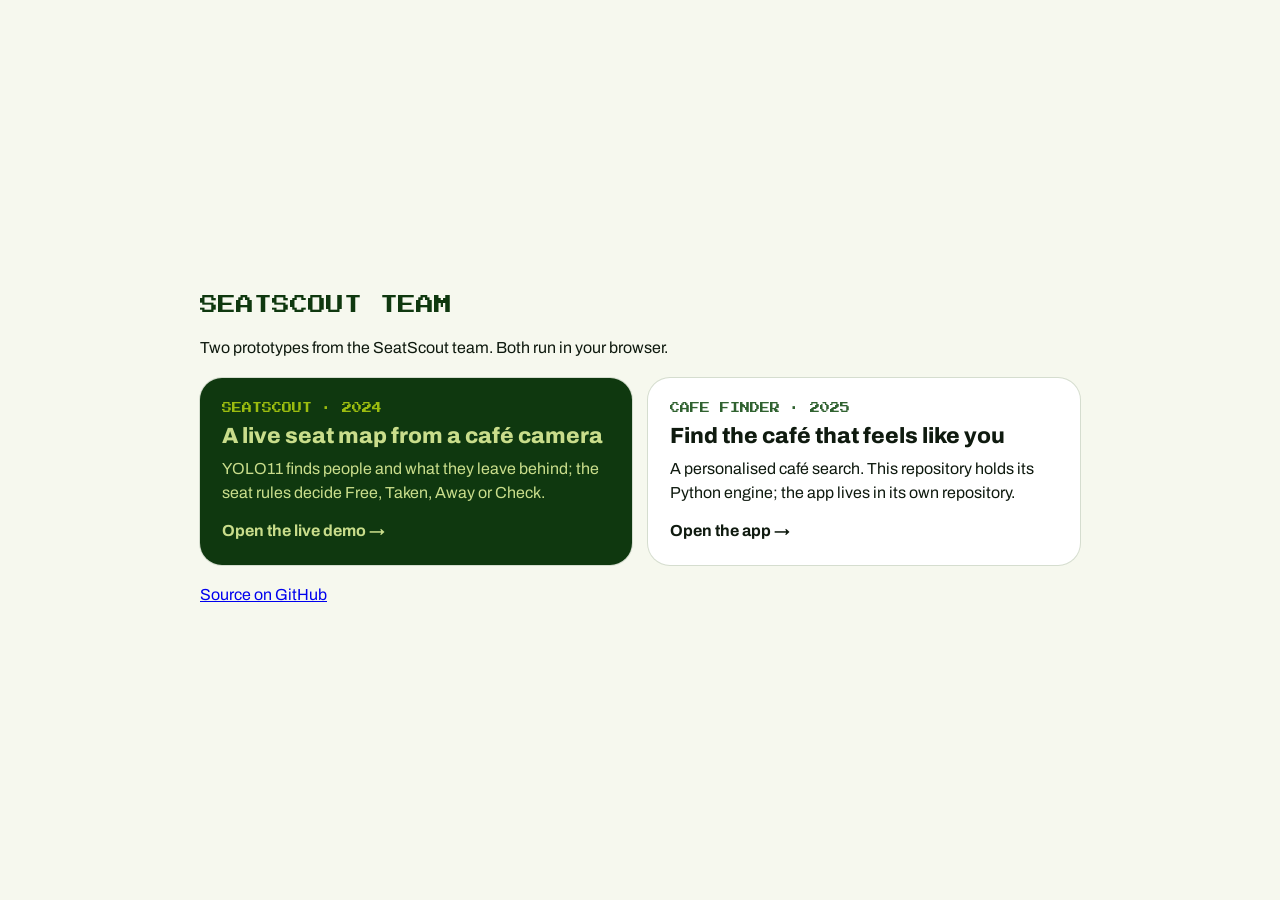
<file: index.html>
<!doctype html>
<html lang="en">
<head>
<meta charset="utf-8">
<meta name="viewport" content="width=device-width, initial-scale=1">
<title>SeatScout team · demos</title>
<link rel="preconnect" href="https://fonts.googleapis.com"><link rel="preconnect" href="https://fonts.gstatic.com" crossorigin>
<link rel="stylesheet" href="https://fonts.googleapis.com/css2?family=Archivo:wght@400..800&family=Press+Start+2P&display=swap">
<style>
:root{--g0:#0F380F;--g1:#306230;--g3:#9BBC0F;--g4:#C9DD8B;--ink:#0F1A0F}
*{box-sizing:border-box} body{margin:0;min-height:100vh;background:#F6F8EE;color:var(--ink);font:16px/1.5 Archivo,Arial,sans-serif;display:grid;place-items:center;padding:24px}
main{width:min(880px,100%);display:grid;gap:18px}
h1{margin:0;font:400 18px/1.4 "Press Start 2P",monospace;color:var(--g0)} p{margin:0}
.cards{display:grid;grid-template-columns:repeat(2,minmax(0,1fr));gap:16px}
a.card{display:grid;gap:8px;padding:22px;border-radius:22px;background:#fff;box-shadow:0 0 0 1px rgba(15,56,15,.14);text-decoration:none;color:inherit;transition:transform .2s}
a.card:hover{transform:translateY(-3px)} a.card.dark{background:var(--g0);color:var(--g4)}
.k{font:400 10px/1.6 "Press Start 2P",monospace;color:var(--g1)} .dark .k{color:var(--g3)}
.t{font-weight:800;font-size:22px;line-height:1.15} .go{font-weight:700;margin-top:6px}
@media (max-width:640px){.cards{grid-template-columns:1fr}}
</style>
</head>
<body><main>
<h1>SEATSCOUT TEAM</h1>
<p>Two prototypes from the SeatScout team. Both run in your browser.</p>
<div class="cards">
  <a class="card dark" href="seatscout/"><span class="k">SEATSCOUT · 2024</span><span class="t">A live seat map from a café camera</span><span>YOLO11 finds people and what they leave behind; the seat rules decide Free, Taken, Away or Check.</span><span class="go">Open the live demo →</span></a>
  <a class="card" href="https://donganh1409.github.io/perfect-cafe-finder/"><span class="k">CAFE FINDER · 2025</span><span class="t">Find the café that feels like you</span><span>A personalised café search. This repository holds its Python engine; the app lives in its own repository.</span><span class="go">Open the app →</span></a>
</div>
<p><a href="https://github.com/SEATSCOUT-SOCIAL-APP-TEAM/AI-Engine-Prototype">Source on GitHub</a></p>
</main></body></html>
</file>
